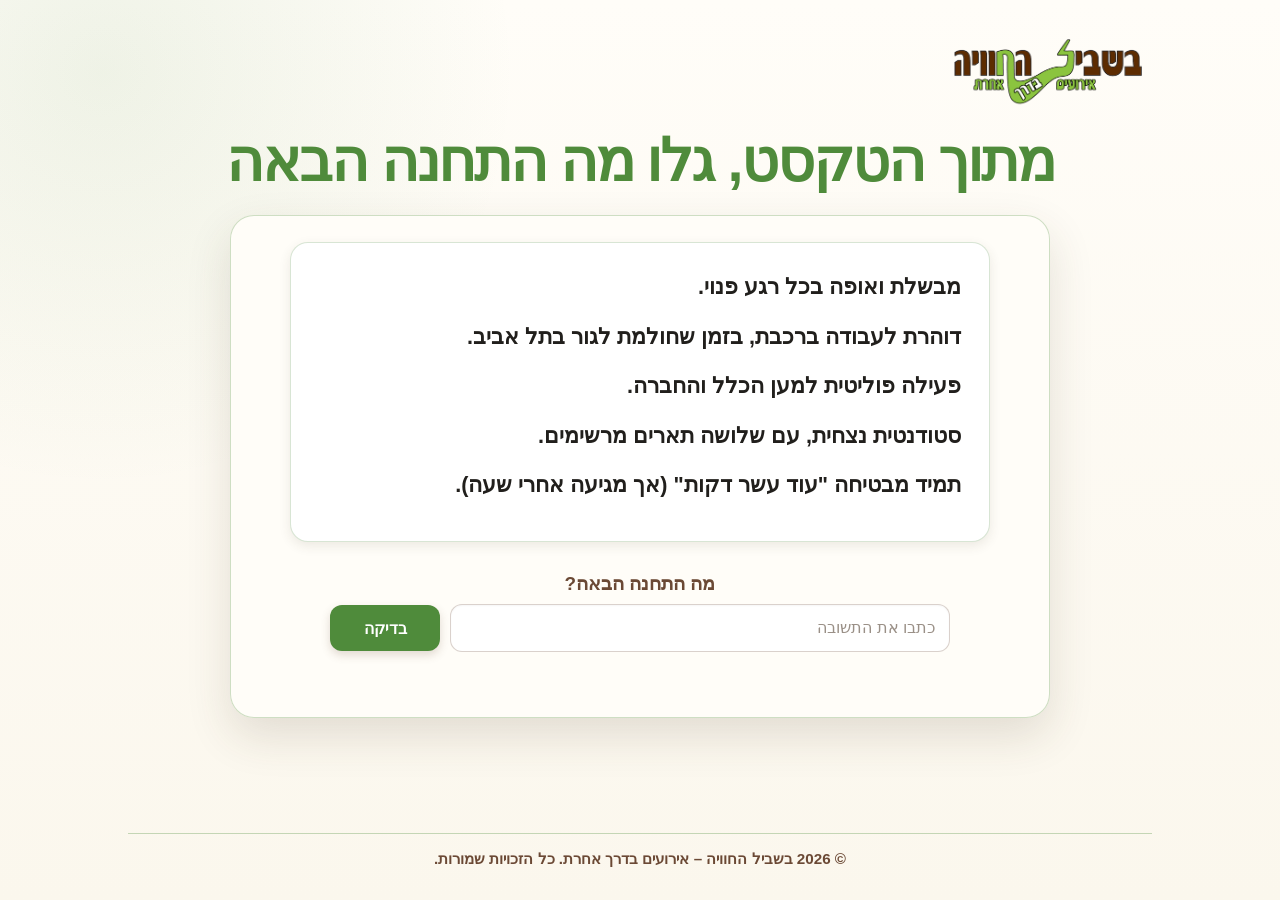
<file: acrostic-puzzle/index.html>
<!doctype html>
<html lang="he" dir="rtl">
<head>
  <meta charset="utf-8">
  <meta name="viewport" content="width=device-width,initial-scale=1,viewport-fit=cover">
  <meta name="theme-color" content="#4f8b3b">
  <title>חידת אקרוסטיכון</title>

  <link rel="stylesheet" href="../assets/shared.css">
  <link rel="stylesheet" href="style.css">
</head>

<body>
  <main class="app-shell">
    <header class="brand-header">
      <img
        class="brand-logo"
        src="../assets/logo.png"
        alt="בשביל החוויה – אירועים בדרך אחרת">
    </header>

    <section class="hero">
      <h1>מתוך הטקסט, גלו מה התחנה הבאה</h1>
    </section>

    <section class="puzzle-card acrostic-card" aria-label="חידת אקרוסטיכון">
      <div class="riddle-text">
        <p>מבשלת ואופה בכל רגע פנוי.</p>
        <p>דוהרת לעבודה ברכבת, בזמן שחולמת לגור בתל אביב.</p>
        <p>פעילה פוליטית למען הכלל והחברה.</p>
        <p>סטודנטית נצחית, עם שלושה תארים מרשימים.</p>
        <p>תמיד מבטיחה "עוד עשר דקות" (אך מגיעה אחרי שעה).</p>
      </div>

      <form id="answerForm" class="answer-area" novalidate>
        <label for="answerInput">מה התחנה הבאה?</label>

        <div class="answer-row">
          <input
            id="answerInput"
            type="text"
            inputmode="text"
            autocomplete="off"
            autocapitalize="none"
            spellcheck="false"
            placeholder="כתבו את התשובה"
            aria-describedby="message">

          <button type="submit" class="btn-primary">בדיקה</button>
        </div>
      </form>

      <div id="message" class="message" aria-live="polite"></div>

      <section id="successPanel" class="success-panel" aria-live="polite">
        <h2>נכון!</h2>
        <p>התחנה הבאה היא המדפסת.</p>
      </section>
    </section>

    <footer class="site-footer">
      © 2026 בשביל החוויה – אירועים בדרך אחרת. כל הזכויות שמורות.
    </footer>
  </main>

  <script src="script.js"></script>
</body>
</html>
</file>
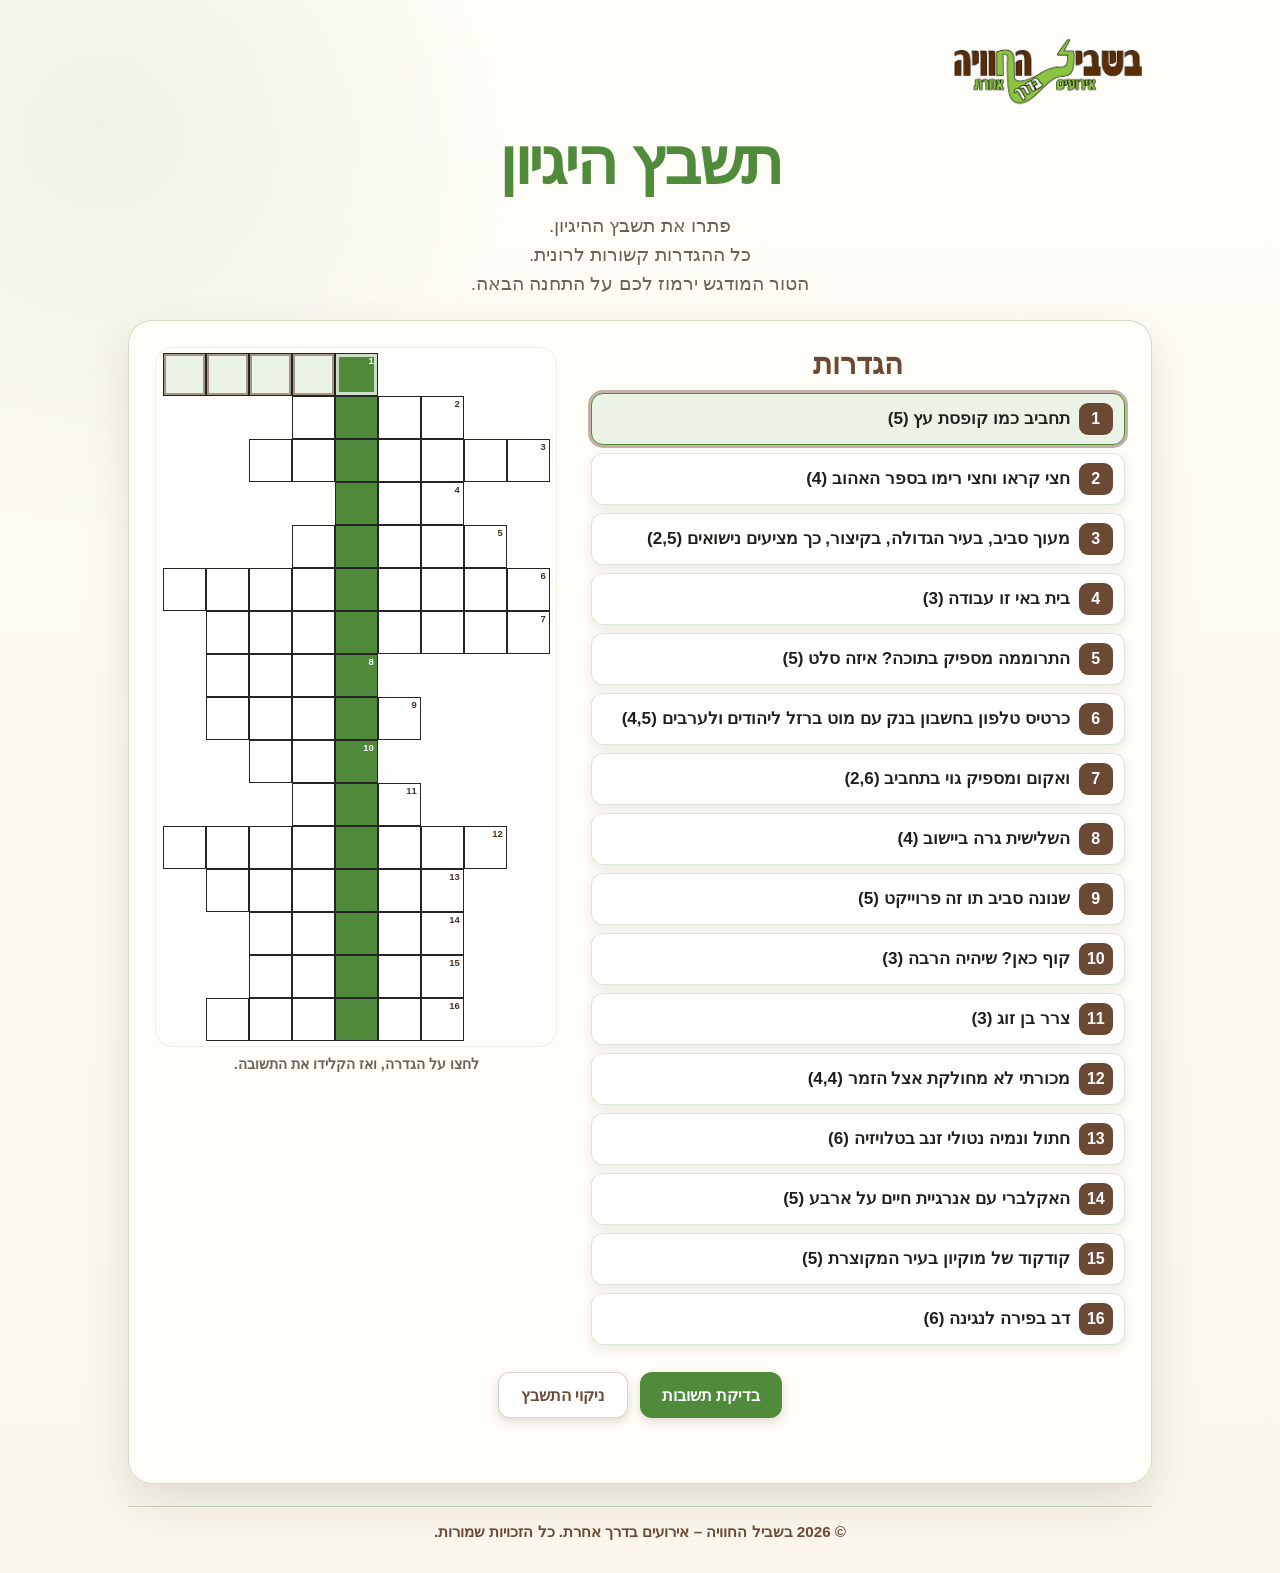
<file: crossword-puzzle/index.html>
<!doctype html>
<html lang="he" dir="rtl">
<head>
  <meta charset="utf-8">
  <meta name="viewport" content="width=device-width,initial-scale=1,viewport-fit=cover">
  <meta name="theme-color" content="#4f8b3b">
  <title>תשבץ היגיון</title>

  <link rel="stylesheet" href="../assets/shared.css">
  <link rel="stylesheet" href="style.css">
</head>
<body>
  <main class="app-shell">
    <header class="brand-header">
      <img class="brand-logo"
           src="../assets/logo.png"
           alt="בשביל החוויה – אירועים בדרך אחרת">
    </header>

    <section class="hero">
      <h1 id="gameTitle">תשבץ היגיון</h1>
      <div id="instructions" class="instructions"></div>
    </section>

    <section class="puzzle-card crossword-card">
      <div class="crossword-layout">
        <section class="board-panel" aria-label="לוח התשבץ">
          <div class="board-frame">
            <div id="crosswordGrid" class="crossword-grid"></div>
          </div>
          <p class="board-tip">לחצו על הגדרה, ואז הקלידו את התשובה.</p>
        </section>

        <section class="clues-panel" aria-label="הגדרות התשבץ">
          <h2 class="card-title">הגדרות</h2>

          <div id="mobileClueNavigator" class="mobile-clue-navigator" aria-live="polite">
            <div class="mobile-clue-counter">
              <button id="prevClueButton" class="clue-nav-button" type="button" aria-label="להגדרה הקודמת">‹</button>
              <span id="mobileCluePosition"></span>
              <button id="nextClueButton" class="clue-nav-button" type="button" aria-label="להגדרה הבאה">›</button>
            </div>
            <button id="mobileClueCard" class="mobile-clue-card" type="button"></button>
            <button id="mobileCheckButton" class="mobile-check-button btn-primary" type="button">בדיקת תשובות</button>
          </div>

          <ol id="cluesList" class="clues-list"></ol>

          <div class="landscape-actions">
            <button id="landscapeCheckButton" class="btn-primary" type="button">בדיקת תשובות</button>
            <div id="landscapeSolvedMessage" class="landscape-solved-message hidden">
              <strong>כל הכבוד!</strong>
              <span>הטור הירוק רומז על התחנה הבאה.</span>
            </div>
          </div>
        </section>
      </div>

      <div class="actions">
        <button id="checkButton" class="btn-primary" type="button">בדיקת תשובות</button>
        <button id="clearButton" class="btn-secondary" type="button">ניקוי התשבץ</button>
      </div>

      <div id="message" class="message" aria-live="polite"></div>

      <section id="successPanel" class="success-panel hidden" aria-live="polite">
        <h2>כל הכבוד!</h2>
        <p>פתרתם את התשבץ.</p>
        <p>הטור הירוק רומז על התחנה הבאה.</p>
      </section>
    </section>

    <footer class="site-footer">
      © 2026 בשביל החוויה – אירועים בדרך אחרת. כל הזכויות שמורות.
    </footer>
  </main>

  <script src="puzzle.js"></script>
  <script src="script.js"></script>
</body>
</html>
</file>
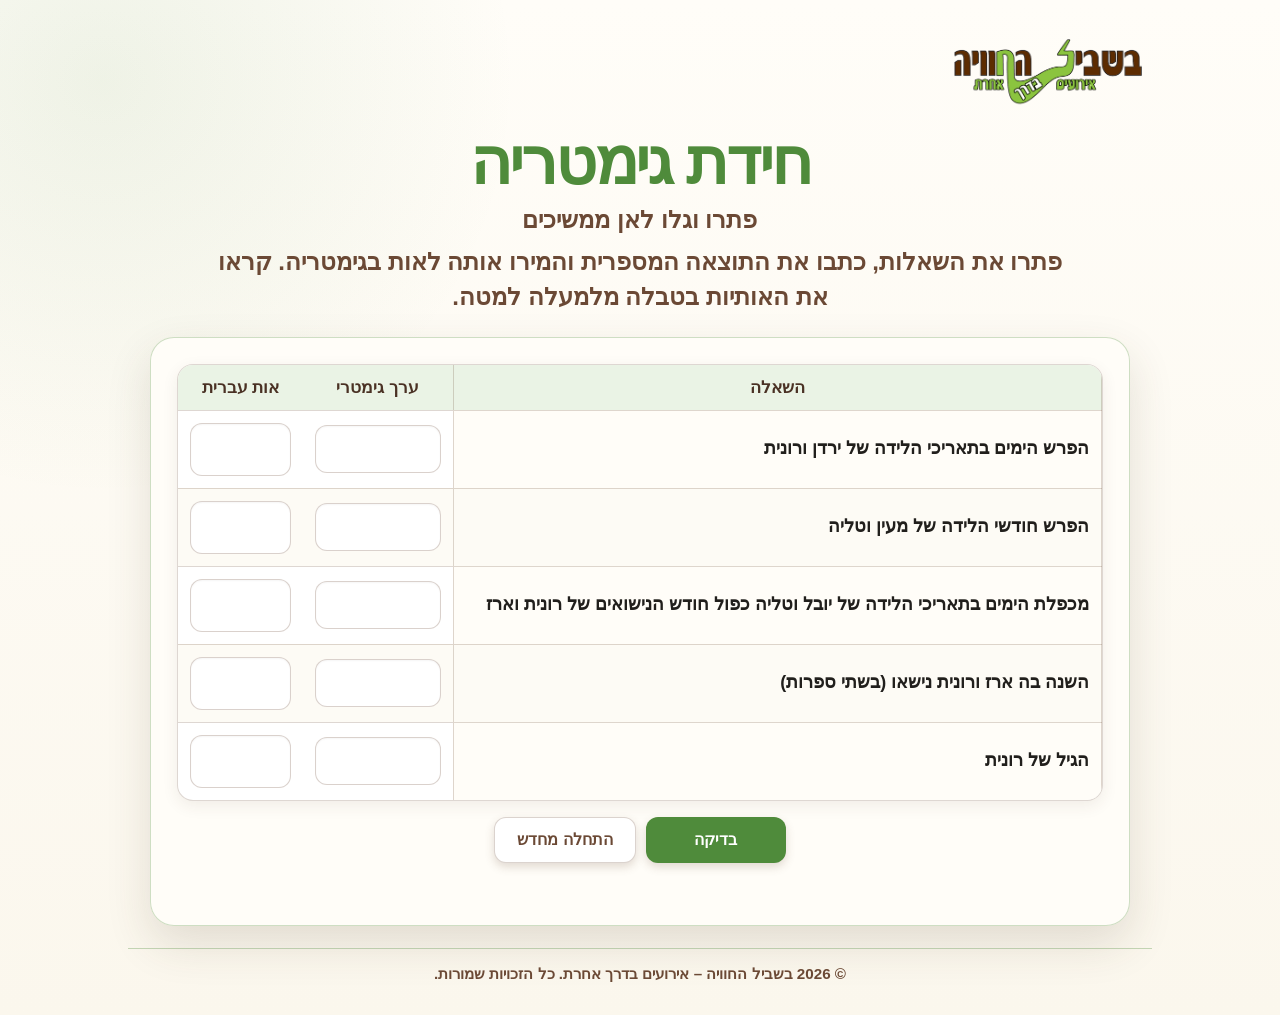
<file: gematria-puzzle/index.html>
<!doctype html>
<html lang="he" dir="rtl">
<head>
  <meta charset="utf-8">
  <meta name="viewport" content="width=device-width,initial-scale=1,viewport-fit=cover">
  <meta name="theme-color" content="#4f8b3b">
  <title>חידת גימטריה | בשביל החוויה</title>

  <link rel="stylesheet" href="../assets/shared.css">
  <link rel="stylesheet" href="style.css">
</head>
<body>
  <main class="app-shell gematria-shell">
    <header class="brand-header">
      <img
        class="brand-logo"
        src="../assets/logo.png"
        alt="בשביל החוויה – אירועים בדרך אחרת">
    </header>

    <section class="hero gematria-hero" aria-labelledby="gameTitle">
      <h1 id="gameTitle" class="game-title"></h1>
      <p id="gameSubtitle" class="game-subtitle"></p>
      <p id="gameInstructions" class="instructions"></p>
    </section>

    <section class="game-card gematria-card" aria-label="חידת גימטריה">
      <div class="table-wrap">
        <table class="gematria-table">
          <colgroup>
            <col class="question-col">
            <col class="number-col">
            <col class="letter-col">
          </colgroup>
          <thead>
            <tr>
              <th scope="col">השאלה</th>
              <th scope="col">ערך גימטרי</th>
              <th scope="col">אות עברית</th>
            </tr>
          </thead>
          <tbody id="questionsBody"></tbody>
        </table>
      </div>

      <div class="game-actions">
        <button id="checkButton" class="btn btn-primary" type="button">בדיקה</button>
        <button id="resetButton" class="btn btn-secondary" type="button">התחלה מחדש</button>
      </div>

      <p id="statusText" class="status-text" aria-live="polite" aria-atomic="true"></p>

      <section id="successPanel" class="success-panel gematria-success hidden" aria-live="polite">
        <h2 id="successTitle"></h2>
        <p id="successMessage"></p>
      </section>

      <section id="dataError" class="data-error hidden" role="alert">
        <h2>לא ניתן לפתוח את החידה</h2>
        <p id="dataErrorText"></p>
      </section>
    </section>

    <footer class="site-footer">
      © 2026 בשביל החוויה – אירועים בדרך אחרת. כל הזכויות שמורות.
    </footer>
  </main>

  <script src="puzzle-data.js"></script>
  <script src="script.js"></script>
</body>
</html>
</file>
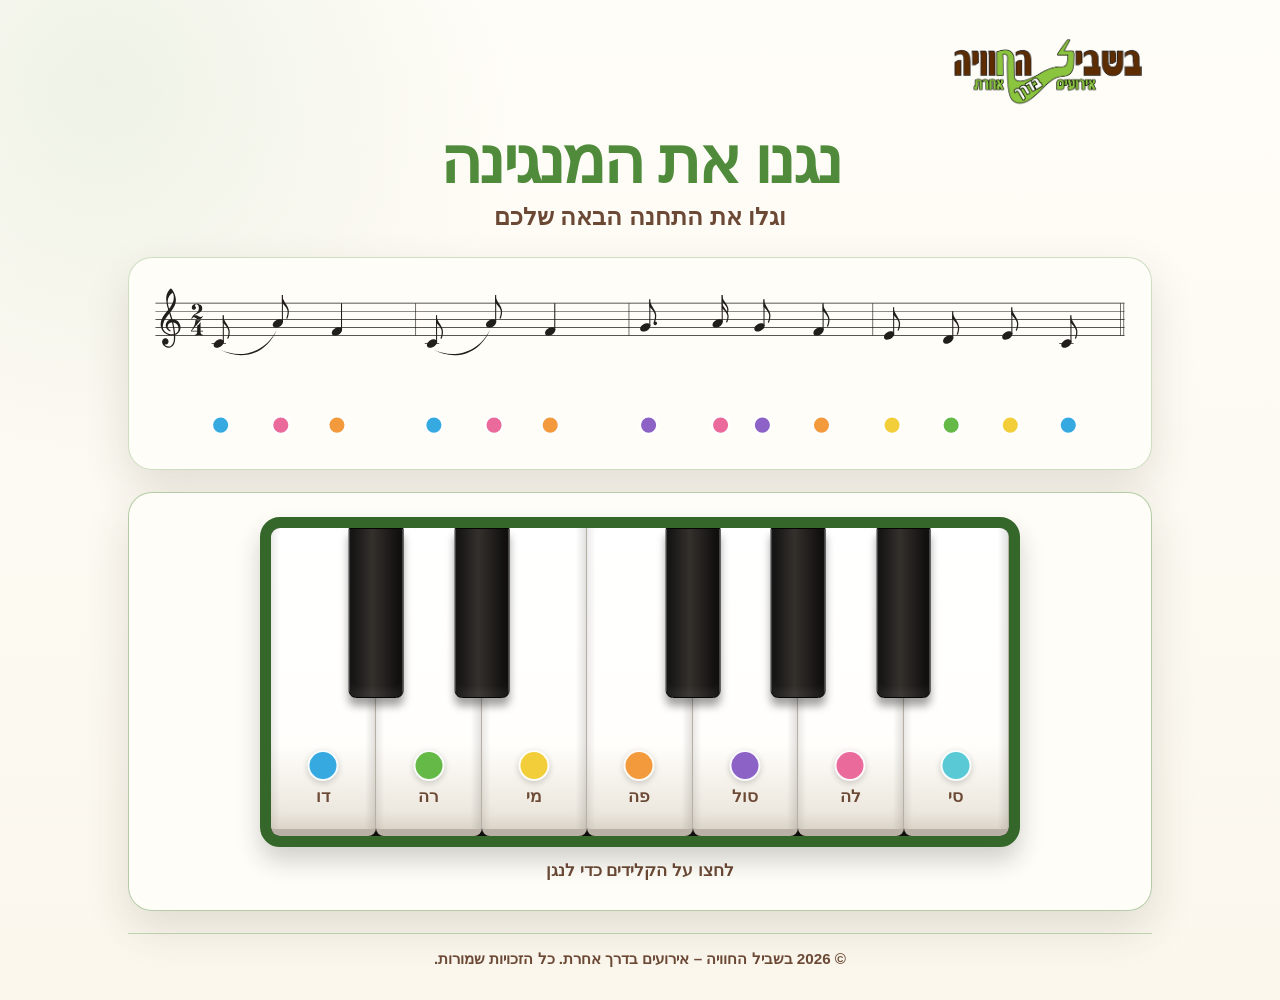
<file: music-puzzle/index.html>
<!doctype html>
<html lang="he" dir="rtl">
<head>
  <meta charset="utf-8">
  <meta name="viewport" content="width=device-width,initial-scale=1,viewport-fit=cover">
  <meta name="theme-color" content="#4f8b3b">
  <title>Beshvil Music Engine</title>
  <link rel="stylesheet" href="../assets/shared.css">
  <link rel="stylesheet" href="style.css">
</head>
<body>
  <main class="app-shell">
    <header class="brand-header">
      <img class="brand-logo" src="../assets/logo.png" alt="בשביל החוויה">
    </header>

    <section class="hero">
      <h1 id="gameTitle">נגנו את המנגינה</h1>
      <p id="gameSubtitle">וגלו את התחנה הבאה שלכם</p>
    </section>

    <section class="music-card" aria-label="התווים לנגינה">
      <div id="scoreViewport" class="score-viewport">
        <div id="score" class="score" role="img" aria-label="תווי המנגינה"></div>
      </div>
    </section>

    <section class="piano-card" aria-label="פסנתר">
      <div id="piano" class="piano" role="group" aria-label="קלידי פסנתר"></div>
      <p class="status-text">לחצו על הקלידים כדי לנגן</p>
    </section>

    <footer class="site-footer">© 2026 בשביל החוויה – אירועים בדרך אחרת. כל הזכויות שמורות.</footer>
  </main>

  <script src="abcjs-basic-min.js"></script>
  <script src="song-config.js"></script>
  <script src="script.js"></script>
</body>
</html>
</file>
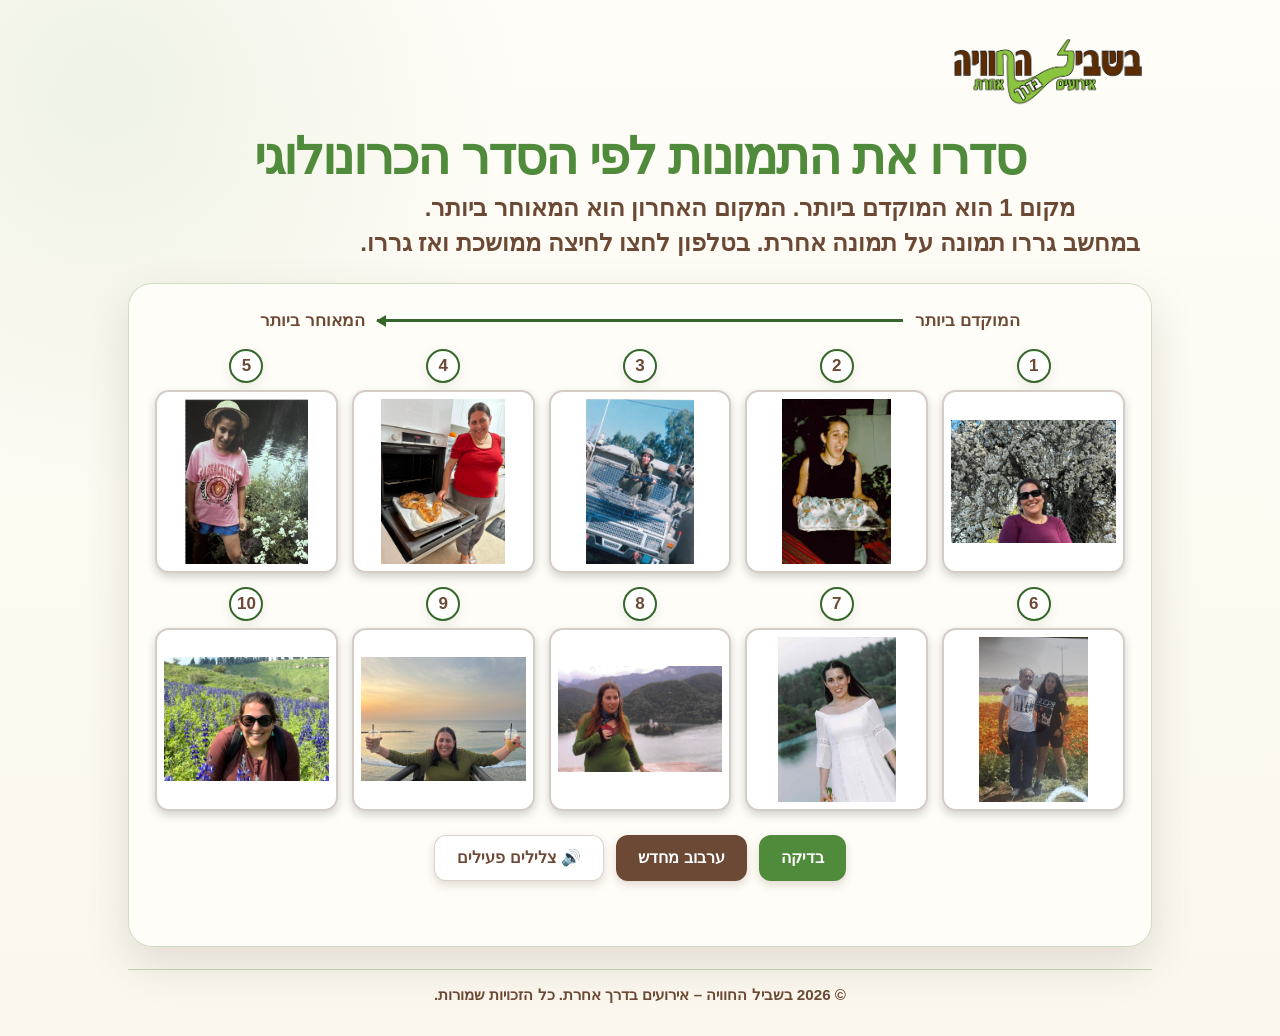
<file: timeline-puzzle/index.html>
<!DOCTYPE html>
<html lang="he" dir="rtl">
<head>
  <meta charset="UTF-8">
  <meta name="viewport" content="width=device-width, initial-scale=1.0">
  <meta name="theme-color" content="#4f8b3b">
  <title>חידת סדר כרונולוגי</title>

  <link rel="stylesheet" href="../assets/shared.css">
  <link rel="stylesheet" href="style.css">
</head>

<body>
  <main class="app-shell">
    <header class="brand-header">
      <img
        src="../assets/logo.png"
        alt="בשביל החוויה – אירועים בדרך אחרת"
        class="brand-logo">
    </header>

    <section class="hero">
      <h1>סדרו את התמונות לפי הסדר הכרונולוגי</h1>

      <p class="instructions">
        מקום 1 הוא המוקדם ביותר. המקום האחרון הוא המאוחר ביותר.<br>
        במחשב גררו תמונה על תמונה אחרת. בטלפון לחצו לחיצה ממושכת ואז גררו.
      </p>
    </section>

    <section class="puzzle-card timeline-card">
      <div class="timeline-key" aria-hidden="true">
        <span>המוקדם ביותר</span>
        <div class="timeline-line"></div>
        <span>המאוחר ביותר</span>
      </div>

      <div id="container"></div>

      <div class="buttons">
        <button id="checkButton" class="btn-primary">בדיקה</button>
        <button id="shuffleButton">ערבוב מחדש</button>
        <button id="soundButton" class="btn-secondary" aria-pressed="true">
          🔊 צלילים פעילים
        </button>
      </div>

      <div id="message" class="message" aria-live="polite"></div>

      <section id="successPanel" class="success-panel" aria-live="polite">
        <h2>כל הכבוד!</h2>
        <p>מצאתם את התחנה הבאה שלכם.</p>
      </section>
    </section>

    <footer class="site-footer">
      © 2026 בשביל החוויה – אירועים בדרך אחרת. כל הזכויות שמורות.
    </footer>
  </main>

  <script src="script.js"></script>
</body>
</html>
</file>
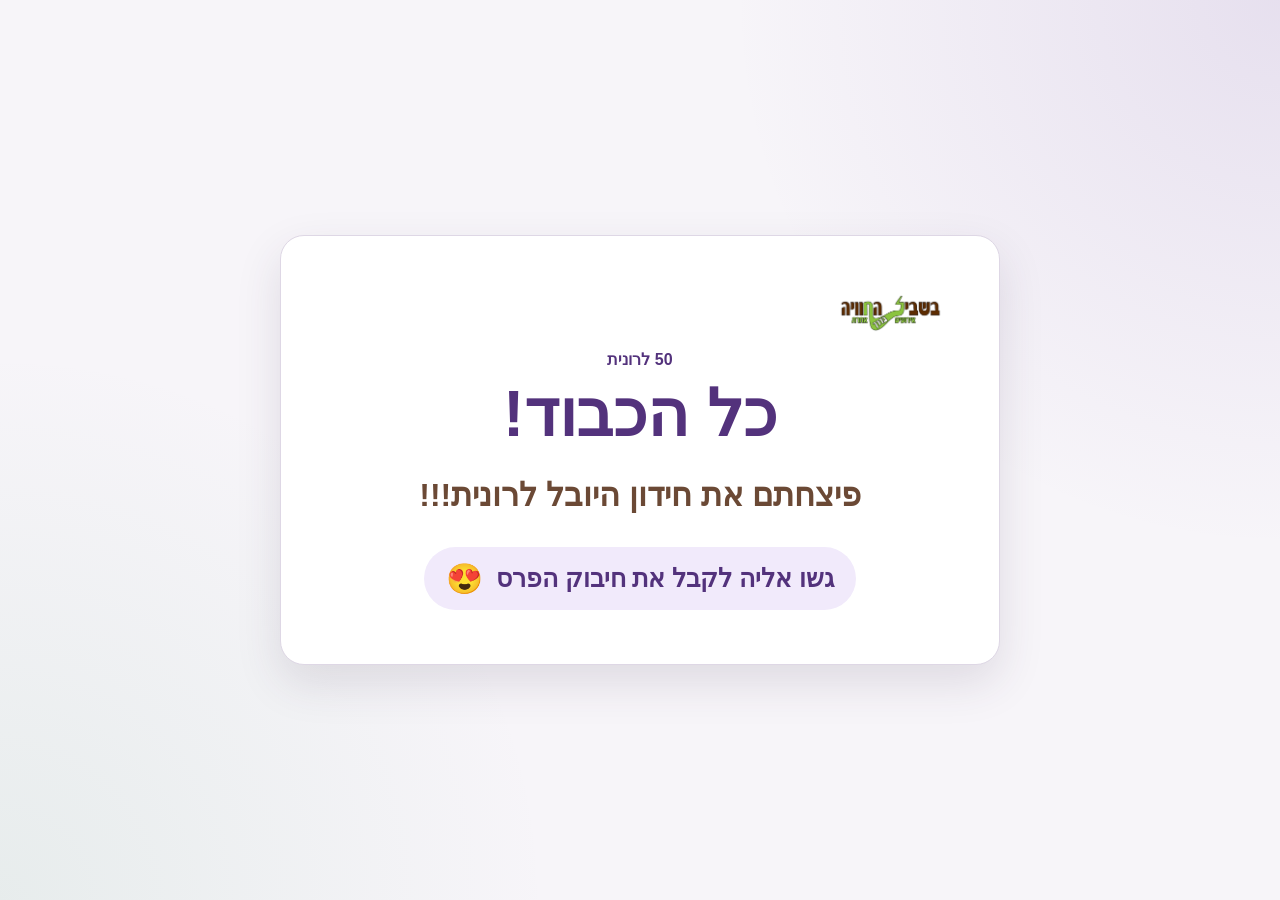
<file: admin/final.html>
<!doctype html>
<html lang="he" dir="rtl">
<head>
  <meta charset="utf-8">
  <meta name="viewport" content="width=device-width, initial-scale=1">
  <title>סיום המשחק | 50 לרונית</title>
  <link rel="stylesheet" href="../assets/shared.css">
  <style>
    :root {
      --purple: #7047a3;
      --purple-dark: #53327c;
      --purple-soft: #f1eafb;
      --text: #2c2533;
      --border: #ded7e5;
      --bg: #f7f5f9;
      --white: #ffffff;
    }

    * {
      box-sizing: border-box;
    }

    body {
      margin: 0;
      min-height: 100vh;
      display: grid;
      place-items: center;
      padding: 20px;
      background:
        radial-gradient(circle at top right, rgba(112, 71, 163, 0.12), transparent 35%),
        radial-gradient(circle at bottom left, rgba(91, 159, 124, 0.10), transparent 35%),
        var(--bg);
      color: var(--text);
      font-family: Arial, "Noto Sans Hebrew", sans-serif;
    }

    .card {
      width: min(720px, 100%);
      padding: clamp(28px, 6vw, 54px);
      background: var(--white);
      border: 1px solid var(--border);
      border-radius: 24px;
      box-shadow: 0 18px 45px rgba(65, 45, 78, 0.13);
      text-align: center;
    }

    .logo {
      width: 110px;
      max-width: 30vw;
      height: auto;
      margin-bottom: 18px;
    }

    .brand {
      margin: 0 0 10px;
      color: var(--purple-dark);
      font-size: 1rem;
      font-weight: 800;
    }

    h1 {
      margin: 0 0 22px;
      color: var(--purple-dark);
      font-size: clamp(2.1rem, 7vw, 4rem);
      line-height: 1.1;
    }

    .message {
      margin: 0;
      font-size: clamp(1.35rem, 4.6vw, 2rem);
      line-height: 1.55;
      font-weight: 700;
    }

    .prize {
      display: inline-block;
      margin-top: 26px;
      padding: 14px 22px;
      border-radius: 999px;
      background: var(--purple-soft);
      color: var(--purple-dark);
      font-size: clamp(1.15rem, 4vw, 1.55rem);
      font-weight: 800;
    }

    .heart {
      display: inline-block;
      margin-right: 6px;
      font-size: 1.2em;
      vertical-align: -0.06em;
    }
  </style>
</head>
<body>
  <main class="card">
    <img src="../assets/logo.png" alt="בשביל החוויה" class="logo">
    <p class="brand">50 לרונית</p>

    <h1>כל הכבוד!</h1>

    <p class="message">
      פיצחתם את חידון היובל לרונית!!!
    </p>

    <div class="prize">
      גשו אליה לקבל את חיבוק הפרס
      <span class="heart" aria-hidden="true">😍</span>
    </div>
  </main>
</body>
</html>
</file>
<file: assets/shared.css>
/* =========================================================
   בשביל החוויה – Shared Puzzle Styles
   קובץ עיצוב משותף לכל החידות
   ========================================================= */

:root{
  --brand-green:#4f8b3b;
  --brand-green-dark:#35672a;
  --brand-green-soft:#eaf3e5;

  --brand-brown:#6b4935;
  --brand-brown-dark:#4a3124;

  --brand-cream:#fbf7ed;
  --brand-paper:#fffdf8;
  --brand-white:#ffffff;

  --ink:#211f1c;
  --muted:#6d6258;
  --line:rgba(79,139,59,.28);

  --good:#2e9d52;
  --bad:#d9534f;

  --radius-sm:14px;
  --radius-md:18px;
  --radius-lg:24px;

  --shadow-sm:0 4px 12px rgba(71,57,38,.10);
  --shadow-md:0 12px 28px rgba(71,57,38,.13);
  --shadow-lg:0 18px 45px rgba(71,57,38,.14);

  --content-width:1080px;
}

/* ---------- בסיס ---------- */

*,
*::before,
*::after{
  box-sizing:border-box;
}

html{
  min-height:100%;
  scroll-behavior:smooth;
}

body{
  min-height:100%;
  margin:0;
  font-family:Arial,"Heebo",sans-serif;
  color:var(--ink);
  background:
    radial-gradient(circle at 8% 8%,rgba(79,139,59,.09),transparent 26rem),
    linear-gradient(180deg,var(--brand-paper) 0%,var(--brand-cream) 100%);
  -webkit-tap-highlight-color:transparent;
}

img{
  max-width:100%;
  display:block;
}

button,
input,
textarea,
select{
  font:inherit;
}

button{
  -webkit-tap-highlight-color:transparent;
}

a{
  color:inherit;
}

/* ---------- מעטפת ---------- */

.app-shell{
  width:min(var(--content-width),100%);
  min-height:100dvh;
  margin:0 auto;
  padding:clamp(14px,2.4vw,28px);
  display:grid;
  grid-template-rows:auto auto 1fr auto;
  gap:clamp(12px,2vw,22px);
}

.brand-header{
  min-height:62px;
  display:flex;
  justify-content:flex-end;
  align-items:flex-start;
  direction:ltr;
}

.brand-logo{
  width:clamp(128px,17vw,210px);
  height:auto;
  object-fit:contain;
  object-position:left top;
}

/* ---------- כותרת ---------- */

.hero{
  text-align:center;
  padding-inline:12px;
}

.hero h1,
.game-title{
  margin:0;
  color:var(--brand-green);
  font-size:clamp(2rem,5vw,4.2rem);
  line-height:1.05;
  letter-spacing:-.035em;
  font-weight:900;
}

.hero p,
.game-subtitle{
  margin:.45rem 0 0;
  color:var(--brand-brown);
  font-size:clamp(1rem,2vw,1.5rem);
  font-weight:700;
  line-height:1.45;
}

.instructions{
  margin:.9rem auto 0;
  max-width:780px;
  text-align:center;
  color:var(--muted);
  font-size:clamp(.98rem,1.7vw,1.18rem);
  line-height:1.55;
}

/* ---------- כרטיסים ואזורים ---------- */

.puzzle-card,
.game-card,
.panel{
  background:rgba(255,253,248,.96);
  border:1px solid var(--line);
  border-radius:var(--radius-lg);
  box-shadow:var(--shadow-lg);
}

.puzzle-card,
.game-card{
  padding:clamp(14px,2.2vw,26px);
}

.panel{
  padding:clamp(12px,2vw,22px);
}

.card-title{
  margin:0 0 12px;
  color:var(--brand-brown);
  font-size:clamp(1.25rem,2.4vw,1.8rem);
  font-weight:900;
  text-align:center;
}

/* ---------- כפתורים ---------- */

.buttons,
.actions{
  display:flex;
  justify-content:center;
  align-items:center;
  gap:12px;
  flex-wrap:wrap;
}

.btn,
button{
  border:0;
  border-radius:12px;
  padding:12px 22px;
  min-height:46px;
  font-weight:800;
  cursor:pointer;
  color:#fff;
  background:var(--brand-brown);
  box-shadow:0 4px 10px rgba(107,73,53,.20);
  transition:
    transform .15s ease,
    background-color .15s ease,
    box-shadow .15s ease;
}

.btn:hover,
button:hover{
  transform:translateY(-1px);
  background:var(--brand-brown-dark);
  box-shadow:0 6px 14px rgba(107,73,53,.24);
}

.btn:active,
button:active{
  transform:translateY(1px);
}

.btn-primary{
  background:var(--brand-green);
}

.btn-primary:hover{
  background:var(--brand-green-dark);
}

.btn-secondary{
  color:var(--brand-brown);
  background:var(--brand-white);
  border:1px solid rgba(107,73,53,.24);
}

.btn-secondary:hover{
  background:#f8f3ea;
}

.btn:focus-visible,
button:focus-visible,
input:focus-visible,
textarea:focus-visible,
select:focus-visible{
  outline:3px solid rgba(79,139,59,.34);
  outline-offset:3px;
}

/* ---------- שדות ---------- */

.input,
input[type="text"],
input[type="number"],
textarea,
select{
  width:100%;
  border:1px solid rgba(107,73,53,.25);
  border-radius:12px;
  padding:12px 14px;
  color:var(--ink);
  background:#fff;
  box-shadow:inset 0 1px 2px rgba(0,0,0,.04);
}

.input::placeholder,
input::placeholder,
textarea::placeholder{
  color:#9a9087;
}

/* ---------- הודעות ---------- */

.status-text,
.message{
  min-height:1.5em;
  margin:13px 0 0;
  text-align:center;
  color:var(--brand-brown);
  font-weight:700;
  font-size:clamp(.92rem,1.7vw,1.08rem);
}

.message-success{
  color:var(--good);
}

.message-error{
  color:var(--bad);
}

.success-panel{
  padding:18px 22px;
  border:2px solid rgba(79,139,59,.34);
  border-radius:var(--radius-md);
  background:
    linear-gradient(135deg,rgba(79,139,59,.12),rgba(255,255,255,.98));
  box-shadow:var(--shadow-md);
  text-align:center;
}

.success-panel h2{
  margin:0 0 8px;
  color:var(--brand-green-dark);
  font-size:clamp(1.8rem,4vw,2.7rem);
}

.success-panel p{
  margin:0;
  color:var(--brand-brown);
  font-size:clamp(1.05rem,2vw,1.35rem);
  font-weight:700;
  line-height:1.45;
}

/* ---------- עזר ---------- */

.center{
  text-align:center;
}

.hidden{
  display:none!important;
}

.visually-hidden{
  position:absolute!important;
  width:1px!important;
  height:1px!important;
  padding:0!important;
  margin:-1px!important;
  overflow:hidden!important;
  clip:rect(0,0,0,0)!important;
  white-space:nowrap!important;
  border:0!important;
}

.muted{
  color:var(--muted);
}

/* ---------- פוטר ---------- */

.site-footer,
footer{
  align-self:end;
  border-top:1px solid rgba(79,139,59,.32);
  padding:16px 8px max(4px,env(safe-area-inset-bottom));
  text-align:center;
  color:var(--brand-brown);
  font-size:clamp(.78rem,1.3vw,.95rem);
  font-weight:700;
}

/* ---------- מובייל ---------- */

@media(max-width:640px){
  .app-shell{
    padding:11px;
  }

  .brand-header{
    min-height:52px;
  }

  .puzzle-card,
  .game-card,
  .panel{
    border-radius:18px;
  }

  .buttons,
  .actions{
    gap:9px;
  }

  .btn,
  button{
    padding:11px 16px;
  }
}

/* ---------- מובייל אופקי ---------- */

@media(orientation:landscape) and (max-height:620px){
  .app-shell{
    min-height:auto;
    gap:9px;
    padding:10px 14px;
  }

  .brand-header{
    min-height:42px;
  }

  .brand-logo{
    width:120px;
  }

  .hero h1,
  .game-title{
    font-size:clamp(1.65rem,4.4vw,2.5rem);
  }

  .hero p,
  .game-subtitle{
    margin-top:.2rem;
    font-size:.95rem;
  }

  .puzzle-card,
  .game-card,
  .panel{
    padding:10px 12px;
  }

  .site-footer,
  footer{
    padding-top:8px;
  }
}

/* ---------- נגישות ---------- */

@media(prefers-reduced-motion:reduce){
  *,
  *::before,
  *::after{
    scroll-behavior:auto!important;
    animation-duration:.01ms!important;
    animation-iteration-count:1!important;
    transition-duration:.01ms!important;
  }
}

/* ===== Version 1.1 - Portrait phones ===== */
@media (max-width:640px) and (orientation:portrait){
.app-shell{padding:8px;gap:8px;}
.brand-header{min-height:42px;}
.brand-logo{width:108px;}
.hero{padding-inline:2px;}
.hero h1,.game-title{font-size:clamp(1.55rem,7vw,2rem);line-height:1.08;}
.hero p,.game-subtitle{font-size:.95rem;line-height:1.3;margin-top:.2rem;}
.puzzle-card,.game-card,.panel{width:100%;padding:10px;border-radius:16px;}
button,.btn{min-height:42px;padding:9px 14px;}
input[type=text],input[type=number],textarea,select{min-height:42px;padding:9px 12px;}
}
</file>
<file: acrostic-puzzle/style.css>
/* =========================================================
   חידת אקרוסטיכון
   העיצוב הכללי מגיע מ־../assets/shared.css
   ========================================================= */

.hero h1{
  font-size:clamp(1.9rem,4.5vw,3.7rem);
  line-height:1.12;
}

.acrostic-card{
  align-self:start;
  width:min(820px,100%);
  margin-inline:auto;
}

.riddle-text{
  width:min(700px,100%);
  margin:0 auto;
  padding:clamp(16px,3vw,28px);
  border:1px solid rgba(79,139,59,.22);
  border-radius:var(--radius-md);
  background:#fff;
  box-shadow:var(--shadow-sm);
}

.riddle-text p{
  margin:0 0 12px;
  color:var(--ink);
  font-size:clamp(1.05rem,2vw,1.35rem);
  font-weight:600;
  line-height:1.5;
  text-align:right;
  padding-right:1.6em;
  text-indent:-1.6em;
  overflow-wrap:normal;
  word-break:normal;
}

.riddle-text p + p{
  margin-top:clamp(10px,1.6vw,17px);
}

.answer-area{
  width:min(620px,100%);
  margin:clamp(20px,3vw,30px) auto 0;
}

.answer-area label{
  display:block;
  margin-bottom:9px;
  color:var(--brand-brown);
  font-size:clamp(1rem,1.8vw,1.18rem);
  font-weight:800;
  text-align:center;
}

.answer-row{
  display:grid;
  grid-template-columns:minmax(0,1fr) auto;
  gap:10px;
  align-items:center;
}

.answer-row input{
  min-height:48px;
  text-align:right;
}

.answer-row button{
  min-width:110px;
}

#successPanel{
  display:none;
  max-width:620px;
  margin:20px auto 0;
}

#successPanel.show{
  display:block;
  animation:panelIn .45s ease;
}

.shake{
  animation:shake .36s ease;
}

@keyframes shake{
  0%,100%{transform:translateX(0)}
  25%{transform:translateX(-7px)}
  50%{transform:translateX(7px)}
  75%{transform:translateX(-4px)}
}

@keyframes panelIn{
  from{
    opacity:0;
    transform:translateY(12px) scale(.97);
  }
  to{
    opacity:1;
    transform:translateY(0) scale(1);
  }
}

@media(max-width:640px){
  .riddle-text{width:100%;padding:12px 10px;}
  .riddle-text p{
    font-size:1rem;
    line-height:1.45;
    padding-right:1.8em;
    text-indent:-1.8em;
    margin-bottom:10px;
  }
  .answer-row{grid-template-columns:1fr;}
  .answer-row button{width:100%;}
}

  .answer-row button{
    width:100%;
  }
}

@media(orientation:landscape) and (max-height:620px){
  .hero h1{
    font-size:clamp(1.5rem,4vw,2.3rem);
  }

  .riddle-text{
    padding:10px 16px;
  }

  .riddle-text p{
    font-size:.95rem;
    line-height:1.35;
  }

  .riddle-text p + p{
    margin-top:6px;
  }

  .answer-area{
    margin-top:12px;
  }

  .answer-area label{
    margin-bottom:5px;
    font-size:.92rem;
  }

  .answer-row input,
  .answer-row button{
    min-height:40px;
    padding-block:8px;
  }

  .message{
    margin-top:7px;
  }

  #successPanel{
    margin-top:8px;
  }
}
</file>
<file: crossword-puzzle/style.css>
/* =========================================================
   Beshvil Puzzle Engine – תשבץ היגיון v1.1
   נשען על ../assets/shared.css
   ========================================================= */

.crossword-card{
  width:min(1180px,100%);
  margin-inline:auto;
}

.crossword-layout{
  display:grid;
  grid-template-columns:minmax(330px,.86fr) minmax(420px,1.14fr);
  gap:clamp(18px,3vw,34px);
  align-items:start;
  direction:ltr;
}

.board-panel,
.clues-panel{
  direction:rtl;
  min-width:0;
}

.board-frame{
  width:100%;
  overflow:auto;
  padding:6px;
  border-radius:var(--radius-md);
  background:rgba(255,255,255,.58);
  box-shadow:inset 0 0 0 1px rgba(79,139,59,.10);
  overscroll-behavior:contain;
}

.crossword-grid{
  --cell-size:40px;
  display:grid;
  width:max-content;
  margin-inline:auto;
  gap:0;
  direction:rtl;
  touch-action:manipulation;
  user-select:none;
}

.crossword-cell,
.crossword-blank{
  width:var(--cell-size);
  height:var(--cell-size);
}

.crossword-blank{
  pointer-events:none;
}

.crossword-cell{
  position:relative;
  display:flex;
  align-items:center;
  justify-content:center;
  border:1px solid #252525;
  background:#fff;
  transition:background-color .15s ease,box-shadow .15s ease;
}

.crossword-cell.highlighted{
  background:var(--brand-green);
}

.crossword-cell.active-entry{
  background:var(--brand-green-soft);
  box-shadow:inset 0 0 0 2px rgba(79,139,59,.52);
  z-index:1;
}

.crossword-cell.highlighted.active-entry{
  background:var(--brand-green);
  box-shadow:inset 0 0 0 3px rgba(255,255,255,.72);
}

.crossword-cell.correct{
  background:#e5f3df;
}

.crossword-cell.highlighted.correct{
  background:var(--brand-green);
}

.crossword-cell.incorrect{
  background:#fde5e2;
}

.crossword-cell input{
  width:100%!important;
  height:100%!important;
  min-height:0!important;
  padding:0!important;
  border:0!important;
  border-radius:0!important;
  outline:0;
  background:transparent!important;
  box-shadow:none!important;
  text-align:center;
  direction:rtl;
  color:var(--ink);
  font-size:calc(var(--cell-size) * .53);
  font-weight:900;
  line-height:1;
  caret-color:transparent;
}

.crossword-cell.highlighted input{
  color:#fff;
}

.crossword-cell input:focus{
  outline:3px solid var(--brand-brown)!important;
  outline-offset:-3px!important;
}

.cell-number{
  position:absolute;
  top:2px;
  right:3px;
  font-size:max(8px,calc(var(--cell-size) * .22));
  line-height:1;
  font-weight:900;
  color:var(--brand-brown-dark);
  pointer-events:none;
}

.crossword-cell.highlighted .cell-number{
  color:#fff;
}

.board-tip{
  margin:9px 0 0;
  text-align:center;
  color:var(--muted);
  font-size:.9rem;
  font-weight:700;
}

.clues-panel{
  min-width:0;
}

.clues-list{
  display:grid;
  gap:8px;
  margin:0;
  padding:0;
  list-style:none;
}

.clue-item{
  display:grid;
  grid-template-columns:2.15rem minmax(0,1fr);
  gap:9px;
  align-items:start;
  width:100%;
  padding:9px 11px;
  border:1px solid rgba(79,139,59,.20);
  border-radius:12px;
  background:#fff;
  box-shadow:var(--shadow-sm);
  color:var(--ink);
  text-align:right;
  cursor:pointer;
  transition:background-color .15s ease,border-color .15s ease,box-shadow .15s ease;
}

.clue-number{
  display:flex;
  align-items:center;
  justify-content:center;
  min-width:2rem;
  min-height:2rem;
  border-radius:9px;
  color:#fff;
  background:var(--brand-brown);
  font-weight:900;
}

.clue-text{
  align-self:center;
  min-width:0;
  line-height:1.38;
  font-size:clamp(.94rem,1.35vw,1.07rem);
  font-weight:650;
}

.clue-item:hover,
.clue-item:focus-visible{
  background:var(--brand-green-soft);
  border-color:rgba(79,139,59,.48);
  outline:0;
}

.clue-item.active{
  background:var(--brand-green-soft);
  border-color:var(--brand-green);
  box-shadow:0 0 0 2px rgba(79,139,59,.17);
}

.clue-item.correct{
  background:#eef8ea;
  border-color:var(--good);
}

.clue-item.incorrect{
  background:#fff1ef;
  border-color:var(--bad);
}

.actions{
  margin-top:clamp(18px,3vw,27px);
}

.revealed-answer{
  margin-top:12px!important;
  color:var(--brand-green-dark)!important;
  font-size:clamp(1.5rem,4vw,2.35rem)!important;
  font-weight:900!important;
  letter-spacing:.07em;
}

/* טלפון לאורך – הלוח לפני ההגדרות */
@media(max-width:760px) and (orientation:portrait){
  .crossword-layout{
    grid-template-columns:1fr;
    gap:18px;
  }

  .board-panel{order:1}
  .clues-panel{order:2}

  .board-frame{
    max-width:100%;
  }

  .clue-item{
    padding:8px 9px;
  }
}

/* טלפון לרוחב – שני אזורים זה לצד זה */
@media(orientation:landscape) and (max-height:620px){
  .crossword-layout{
    grid-template-columns:minmax(270px,.82fr) minmax(350px,1.18fr);
    gap:12px;
  }

  .board-frame{
    padding:3px;
  }

  .clues-panel{
    max-height:68vh;
    overflow:auto;
    padding-inline:2px;
  }

  .clues-list{
    gap:5px;
  }

  .clue-item{
    grid-template-columns:1.65rem minmax(0,1fr);
    gap:5px;
    padding:5px 7px;
    border-radius:9px;
  }

  .clue-number{
    min-width:1.55rem;
    min-height:1.55rem;
    border-radius:7px;
    font-size:.78rem;
  }

  .clue-text{
    font-size:.8rem;
    line-height:1.24;
  }

  .board-tip{
    margin-top:4px;
    font-size:.75rem;
  }

  .actions{
    margin-top:9px;
  }
}


/* =========================================================
   v1.3 – תיקוני מובייל, עריכת תשובות וניווט הגדרות
   ========================================================= */
.mobile-clue-navigator{display:none;}

.mobile-clue-counter{
  display:flex;
  align-items:center;
  justify-content:center;
  gap:12px;
  margin-bottom:8px;
  color:var(--brand-brown);
  font-weight:900;
}

.clue-nav-button{
  width:42px;
  min-width:42px;
  height:42px;
  min-height:42px;
  padding:0;
  border-radius:50%;
  background:var(--brand-green);
  box-shadow:none;
  font-size:1.7rem;
  line-height:1;
}

.mobile-clue-card{
  width:100%;
  min-height:74px;
  padding:14px 18px;
  border:1px solid rgba(79,139,59,.28);
  border-radius:14px;
  background:#fff;
  color:var(--ink);
  box-shadow:none;
  text-align:right;
  line-height:1.45;
  font-size:1rem;
  font-weight:800;
}

.mobile-clue-card:hover{
  transform:none;
  background:var(--brand-green-soft);
}

.board-frame{
  touch-action:pan-y;
  -webkit-overflow-scrolling:touch;
}

.crossword-cell,
.crossword-cell input{touch-action:manipulation;}

@media(max-width:760px) and (orientation:portrait){
  .board-frame{
    overflow:visible;
    background:transparent;
    box-shadow:none;
    padding:2px 0;
  }

  .crossword-grid{margin-inline:auto;}
}

@media(orientation:landscape) and (max-height:620px){
  body{overflow-y:auto;}

  .app-shell{
    display:block;
    min-height:auto;
  }

  .brand-header,
  .hero,
  .site-footer{display:none;}

  .crossword-card{
    width:100%;
    margin:0;
    padding:8px 10px 14px;
    border-radius:0;
    border-inline:0;
    box-shadow:none;
  }

  .crossword-layout{
    grid-template-columns:minmax(290px,1fr) minmax(300px,.95fr);
    align-items:start;
    gap:10px;
  }

  .board-frame{
    overflow:visible;
    padding:0;
    background:transparent;
    box-shadow:none;
  }

  .board-tip{display:none;}

  .clues-panel{
    max-height:none;
    overflow:visible;
    padding:0;
  }

  .clues-panel .card-title{
    margin-bottom:6px;
    font-size:1.35rem;
  }

  .clues-list{display:none;}
  .mobile-clue-navigator{display:block;}

  .actions{margin-top:8px;}
  .message{margin-top:6px;}
  .success-panel{margin-top:8px;}
}

@media(orientation:landscape) and (max-height:430px){
  .crossword-layout{
    grid-template-columns:minmax(250px,1fr) minmax(280px,.95fr);
  }

  .mobile-clue-card{
    min-height:60px;
    padding:10px 13px;
    font-size:.9rem;
  }

  .clue-nav-button{
    width:36px;
    min-width:36px;
    height:36px;
    min-height:36px;
  }

  .actions{display:none;}
}


/* =========================================================
   v1.4 – מצב פתרון, Enter בנייד, תצוגת רוחב יציבה
   ========================================================= */
.mobile-check-button{display:none;width:100%;margin-top:8px;}

/* ירוק בהיר = נפתר; מסגרת חומה = פעיל כרגע */
.clue-item.correct{background:#e8f4e3;border-color:var(--good);}
.clue-item.active{box-shadow:0 0 0 3px rgba(107,73,53,.42);}
.clue-item.correct.active{background:#e8f4e3;border-color:var(--good);}
.crossword-cell.active-entry{box-shadow:inset 0 0 0 2px rgba(107,73,53,.55);}
.crossword-cell.correct{background:#e8f4e3;}
.crossword-cell.highlighted.correct{background:var(--brand-green);}

@media(orientation:landscape) and (max-height:620px){
  .mobile-check-button{display:block;}
  .actions{display:none!important;}

  /* ההגדרה הפעילה נשארת מול העיניים גם כשהמקלדת נפתחת */
  body.keyboard-open .clues-panel{
    position:fixed;
    top:6px;
    right:8px;
    width:min(48vw,520px);
    z-index:1000;
    padding:8px;
    border:1px solid var(--line);
    border-radius:14px;
    background:rgba(255,253,248,.98);
    box-shadow:var(--shadow-md);
  }

  body.keyboard-open .clues-panel .card-title{display:none;}
  body.keyboard-open .mobile-clue-counter{margin-bottom:4px;}
  body.keyboard-open .mobile-clue-card{min-height:52px;padding:8px 10px;font-size:.86rem;}
  body.keyboard-open .mobile-check-button{min-height:38px;padding:7px 10px;margin-top:5px;}
}


/* =========================================================
   v1.5 – רוחב: כל ההגדרות + קפיצה דו־כיוונית
   ========================================================= */

.landscape-actions{
  display:none;
}

/* ברוחב חוזרים לרשימת ההגדרות המלאה.
   שני הצדדים הם אזורי עבודה בגובה המסך, והקוד מקפיץ
   אוטומטית להגדרה/שורה הפעילה. */
@media(orientation:landscape) and (max-height:620px){
  body{
    overflow:hidden;
  }

  .app-shell{
    height:100dvh;
    overflow:hidden;
  }

  .crossword-card{
    height:100dvh;
    overflow:hidden;
  }

  .crossword-layout{
    height:calc(100dvh - 16px);
    grid-template-columns:minmax(290px,.9fr) minmax(330px,1.1fr);
    align-items:stretch;
  }

  .board-panel,
  .clues-panel{
    min-height:0;
    height:100%;
  }

  .board-frame{
    height:100%;
    overflow:auto;
    overscroll-behavior:contain;
    -webkit-overflow-scrolling:touch;
    padding:4px;
  }

  .clues-panel{
    display:flex;
    flex-direction:column;
    height:100%;
    min-height:0;
    overflow:hidden;
  }

  .clues-panel .card-title{
    flex:0 0 auto;
    margin:0 0 5px;
  }

  .mobile-clue-navigator{
    display:none!important;
  }

  .clues-list{
    display:grid!important;
    flex:1 1 auto;
    min-height:0;
    overflow:auto;
    overscroll-behavior:contain;
    -webkit-overflow-scrolling:touch;
    padding:2px 3px 8px;
    scroll-padding-top:2px;
  }

  .landscape-actions{
    display:block;
    flex:0 0 auto;
    padding-top:6px;
  }

  .landscape-actions button{
    width:100%;
    min-height:40px;
    padding:8px 12px;
  }

  .actions{
    display:none!important;
  }

  .message{
    display:none;
  }

  .success-panel{
    position:fixed;
    inset:8px;
    z-index:1200;
    overflow:auto;
    margin:0;
  }

  /* מבטלים את הכרטיס הצף מהגרסה הקודמת */
  body.keyboard-open .clues-panel{
    position:static;
    width:auto;
    padding:0;
    border:0;
    border-radius:0;
    background:transparent;
    box-shadow:none;
  }

  body.keyboard-open .clues-panel .card-title{
    display:block;
  }
}

/* כשהמקלדת פתוחה, גובה אזורי העבודה מחושב ב-JS לפי visualViewport */
@media(orientation:landscape) and (max-height:430px){
  .crossword-layout{
    grid-template-columns:minmax(250px,.9fr) minmax(290px,1.1fr);
  }

  .clue-item{
    padding:4px 6px;
  }

  .clue-text{
    font-size:.76rem;
  }

  .clue-number{
    min-width:1.45rem;
    min-height:1.45rem;
  }
}


/* =========================================================
   v1.6 – הודעת הצלחה שאינה מסתירה את התשבץ
   ========================================================= */

@media(orientation:landscape) and (max-height:620px){
  .success-panel{
    position:static!important;
    inset:auto!important;
    width:100%;
    max-height:none;
    overflow:visible;
    margin:7px 0 0!important;
    padding:8px 12px;
    border-radius:12px;
    box-shadow:var(--shadow-sm);
  }

  .success-panel h2{
    margin:0 0 2px;
    font-size:1.3rem;
  }

  .success-panel p{
    margin:0;
    font-size:.84rem;
    line-height:1.3;
  }

  /* לאחר הפתרון אין צורך להשאיר את כפתור הבדיקה הגדול */
  body.puzzle-solved .landscape-actions{
    display:none;
  }
}


/* =========================================================
   v1.7 – הצלחה לא מסתירה + קליק ראשון לאורך
   ========================================================= */

.landscape-solved-message{
  padding:7px 9px;
  border:1px solid rgba(79,139,59,.38);
  border-radius:10px;
  background:var(--brand-green-soft);
  color:var(--brand-brown);
  text-align:center;
  line-height:1.25;
}

.landscape-solved-message strong{
  display:block;
  color:var(--brand-green-dark);
  font-size:.95rem;
}

.landscape-solved-message span{
  display:block;
  margin-top:2px;
  font-size:.76rem;
  font-weight:700;
}

@media(orientation:landscape) and (max-height:620px){
  /* ברוחב לא מציגים כלל את כרטיס ההצלחה הגדול */
  #successPanel{
    display:none!important;
  }

  body.puzzle-solved .landscape-actions{
    display:block!important;
  }

  body.puzzle-solved #landscapeCheckButton{
    display:none;
  }

  body.puzzle-solved .landscape-solved-message{
    display:block!important;
  }

  /* הלוח ממשיך לגלול גם אחרי פתרון מלא */
  body.puzzle-solved .board-frame{
    overflow:auto!important;
    pointer-events:auto;
  }
}
</file>
<file: gematria-puzzle/style.css>
/* =========================================================
   Beshvil Puzzle Engine – Gematria
   העיצוב הכללי מגיע מ־../assets/shared.css
   ========================================================= */

.gematria-shell{
  --table-border:rgba(107,73,53,.22);
}

.gematria-hero .instructions{
  max-width:850px;
  margin-inline:auto;
}

.gematria-card{
  width:min(100%,980px);
  margin-inline:auto;
  align-self:start;
}

.table-wrap{
  width:100%;
  overflow-x:auto;
  border:1px solid var(--table-border);
  border-radius:16px;
  background:#fff;
  box-shadow:0 5px 16px rgba(71,57,38,.08);
}

.gematria-table{
  width:100%;
  min-width:560px;
  border-collapse:collapse;
  table-layout:fixed;
  direction:rtl;
}

.question-col{width:auto}
.number-col{width:150px}
.letter-col{width:125px}

.gematria-table th,
.gematria-table td{
  border-inline-start:1px solid var(--table-border);
  border-bottom:1px solid var(--table-border);
  padding:12px;
  vertical-align:middle;
}

.gematria-table th:last-child,
.gematria-table td:last-child{
  border-inline-start:0;
}

.gematria-table tbody tr:last-child td{
  border-bottom:0;
}

.gematria-table thead th{
  color:var(--brand-brown-dark);
  background:var(--brand-green-soft);
  font-size:clamp(.9rem,1.7vw,1.08rem);
  font-weight:900;
  text-align:center;
}

.question-cell{
  color:var(--ink);
  background:#fffdf8;
  font-size:clamp(.96rem,1.65vw,1.12rem);
  font-weight:700;
  line-height:1.45;
  text-align:right;
}

.gematria-table tbody tr:nth-child(even) .question-cell,
.gematria-table tbody tr:nth-child(even) td:not(.question-cell){
  background:rgba(251,247,237,.55);
}

.gematria-table tbody tr.is-correct td{
  background:rgba(46,157,82,.09);
}

.answer-input{
  width:100%;
  min-height:48px;
  padding:8px;
  border:2px solid rgba(107,73,53,.24);
  border-radius:11px;
  color:var(--ink);
  background:#fff;
  text-align:center;
  font-weight:900;
  outline:none;
  transition:border-color .14s ease,background-color .14s ease,box-shadow .14s ease,transform .14s ease;
}

.number-input{
  direction:ltr;
  font-size:1.15rem;
}

.letter-input{
  font-size:1.45rem;
}

.answer-input:focus{
  border-color:var(--brand-green);
  box-shadow:0 0 0 4px rgba(79,139,59,.14);
}

.answer-input.is-correct{
  border-color:var(--good);
  background:#edf8ef;
  color:#1f733b;
}

.answer-input.is-wrong{
  border-color:var(--bad);
  background:#fff0ef;
  color:#a82925;
  animation:wrong-shake .25s ease;
}

.answer-input.is-empty{
  border-color:#d7a32f;
  background:#fff9e9;
}

.game-actions{
  display:flex;
  justify-content:center;
  gap:10px;
  margin-top:16px;
}

.game-actions .btn{
  min-width:140px;
}

.status-text{
  min-height:1.5em;
  margin:10px 0 0;
  text-align:center;
  font-weight:900;
}

.status-text.is-good{color:var(--good)}
.status-text.is-bad{color:var(--bad)}

.gematria-success{
  margin-top:10px;
  padding:14px 18px;
  animation:panel-in .22s ease;
}

@keyframes wrong-shake{
  0%,100%{transform:translateX(0)}
  30%{transform:translateX(-3px)}
  70%{transform:translateX(3px)}
}

@keyframes panel-in{
  from{opacity:0;transform:translateY(8px)}
  to{opacity:1;transform:translateY(0)}
}

/* ---------- טלפון לאורך ---------- */

@media(max-width:640px) and (orientation:portrait){
  .gematria-shell{
    gap:7px;
  }

  .gematria-hero .instructions{
    margin-top:.3rem;
    font-size:.86rem;
    line-height:1.32;
  }

  .gematria-card{
    padding:8px;
  }

  .table-wrap{
    border-radius:12px;
  }

  .gematria-table{
    min-width:0;
  }

  .number-col{width:74px}
  .letter-col{width:66px}

  .gematria-table th,
  .gematria-table td{
    padding:6px 5px;
  }

  .gematria-table thead th{
    font-size:.72rem;
    line-height:1.15;
  }

  .question-cell{
    font-size:.78rem;
    line-height:1.25;
  }

  .answer-input{
    min-height:38px;
    padding:4px;
    border-radius:8px;
  }

  .number-input{font-size:.95rem}
  .letter-input{font-size:1.15rem}

  .game-actions{
    margin-top:9px;
    gap:7px;
  }

  .game-actions .btn{
    min-width:0;
    flex:1;
    min-height:38px;
    padding:7px 10px;
    font-size:.82rem;
  }

  .status-text{
    margin-top:6px;
    font-size:.84rem;
  }

  .gematria-success{
    margin-top:6px;
    padding:10px 12px;
  }
}

/* ---------- טלפון לרוחב ---------- */

@media(orientation:landscape) and (max-height:620px){
  .gematria-shell{
    width:100%;
    max-width:none;
    grid-template-columns:minmax(190px,.72fr) minmax(470px,1.55fr);
    grid-template-rows:auto 1fr auto;
    column-gap:12px;
    row-gap:5px;
    padding:7px 12px;
  }

  .gematria-shell .brand-header{
    grid-column:1 / -1;
    min-height:30px;
  }

  .gematria-shell .brand-logo{
    width:100px;
  }

  .gematria-hero{
    grid-column:1;
    grid-row:2;
    align-self:center;
    padding:0 4px;
  }

  .gematria-hero .game-title{
    font-size:clamp(1.35rem,3.7vw,2rem);
  }

  .gematria-hero .game-subtitle{
    margin-top:.18rem;
    font-size:.82rem;
  }

  .gematria-hero .instructions{
    margin-top:.3rem;
    font-size:.72rem;
    line-height:1.25;
  }

  .gematria-card{
    grid-column:2;
    grid-row:2;
    width:100%;
    padding:7px 8px;
  }

  .table-wrap{
    border-radius:10px;
  }

  .gematria-table{
    min-width:0;
  }

  .number-col{width:88px}
  .letter-col{width:78px}

  .gematria-table th,
  .gematria-table td{
    padding:4px 5px;
  }

  .gematria-table thead th{
    font-size:.68rem;
  }

  .question-cell{
    font-size:.7rem;
    line-height:1.18;
  }

  .answer-input{
    min-height:31px;
    padding:2px 4px;
    border-radius:7px;
  }

  .number-input{font-size:.82rem}
  .letter-input{font-size:1rem}

  .game-actions{
    margin-top:6px;
    gap:7px;
  }

  .game-actions .btn{
    min-width:112px;
    min-height:30px;
    padding:4px 9px;
    font-size:.72rem;
  }

  .status-text{
    min-height:1.2em;
    margin-top:3px;
    font-size:.72rem;
  }

  .gematria-success{
    margin-top:4px;
    padding:7px 10px;
  }

  .gematria-success h2{
    margin-bottom:2px;
    font-size:1.05rem;
  }

  .gematria-success p{
    font-size:.72rem;
    line-height:1.25;
  }

  .gematria-shell .site-footer{
    grid-column:1 / -1;
    grid-row:3;
    padding-top:4px;
    font-size:.68rem;
  }
}
</file>
<file: music-puzzle/style.css>
:root{
  --brand-green:#4f8b3b;
  --brand-green-dark:#35672a;
  --brand-brown:#6b4935;
  --brand-cream:#fbf7ed;
  --ink:#211f1c;
  --radius:24px;
  --shadow:0 18px 45px rgba(71,57,38,.14);
}
*{box-sizing:border-box}
html,body{min-height:100%}
body{
  margin:0;
  font-family:Arial,"Heebo",sans-serif;
  color:var(--ink);
  background:
    radial-gradient(circle at 8% 8%,rgba(79,139,59,.09),transparent 26rem),
    linear-gradient(180deg,#fffdf8 0%,var(--brand-cream) 100%);
  -webkit-tap-highlight-color:transparent;
}
button{font:inherit}
.app-shell{
  width:min(1080px,100%);
  min-height:100dvh;
  margin:0 auto;
  padding:clamp(14px,2.4vw,28px);
  display:grid;
  grid-template-rows:auto auto auto auto 1fr;
  gap:clamp(12px,2vw,22px);
}
.brand-header{
  min-height:62px;
  display:flex;
  justify-content:flex-end;
  direction:ltr;
}
.brand-logo{
  width:clamp(128px,17vw,210px);
  height:auto;
  object-fit:contain;
  object-position:left top;
}
.hero{text-align:center;padding-inline:12px}
.hero h1{
  margin:0;
  color:var(--brand-green);
  font-size:clamp(2rem,5vw,4.2rem);
  line-height:1;
  letter-spacing:-.035em;
  font-weight:900;
}
.hero p{
  margin:.45rem 0 0;
  color:var(--brand-brown);
  font-size:clamp(1rem,2vw,1.5rem);
  font-weight:700;
}
.music-card,.piano-card{
  background:rgba(255,253,248,.96);
  border:1px solid rgba(79,139,59,.28);
  border-radius:var(--radius);
  box-shadow:var(--shadow);
}
.music-card{padding:clamp(8px,1.4vw,16px)}
.score-viewport{
  width:100%;
  overflow-x:auto;
  overflow-y:visible;
  scrollbar-width:thin;
  scrollbar-color:rgba(79,139,59,.45) transparent;
}
.score{
  width:100%;
  min-width:720px;
  direction:ltr;
}
.score svg{
  display:block;
  width:100%;
  height:auto;
  overflow:visible;
}
.score .abcjs-title,
.score .abcjs-meta-top,
.score .abcjs-meta-bottom,
.score .abcjs-lyric,
.score .abcjs-annotation{
  display:none!important;
}
.note-color-dot{
  stroke:#fff;
  stroke-width:2.5;
  pointer-events:none;
}
.notation-error{
  margin:30px;
  text-align:center;
  color:#8b2e22;
  font-weight:700;
}
.piano-card{
  padding:clamp(12px,2vw,24px);
  border-color:rgba(79,139,59,.42);
}
.piano{
  --white-count:7;
  position:relative;
  width:min(760px,100%);
  height:clamp(210px,34vw,330px);
  margin:0 auto;
  direction:ltr;
  border:clamp(7px,1vw,11px) solid var(--brand-green-dark);
  border-radius:20px;
  overflow:hidden;
  background:linear-gradient(#2b261f,#0f0e0d);
  box-shadow:
    inset 0 4px 0 rgba(255,255,255,.18),
    0 14px 24px rgba(31,29,23,.2);
  touch-action:manipulation;
  user-select:none;
}
.key{
  position:absolute;
  border:0;
  cursor:pointer;
  padding:0;
  outline:none;
  touch-action:manipulation;
}
.key.white{
  top:0;bottom:0;
  width:calc(100% / var(--white-count));
  background:
    linear-gradient(90deg,rgba(0,0,0,.055),transparent 8%,transparent 90%,rgba(0,0,0,.09)),
    linear-gradient(180deg,#fff 0%,#fffefb 72%,#e8e2d7 100%);
  border-right:1px solid #b7b0a5;
  border-bottom:7px solid #b9b1a6;
  border-radius:0 0 8px 8px;
  box-shadow:inset 0 -8px 12px rgba(65,55,43,.08);
  z-index:1;
}
.key.black{
  top:0;
  width:calc((100% / var(--white-count)) * .52);
  height:55%;
  transform:translateX(-50%);
  background:linear-gradient(90deg,#111 0%,#34302c 43%,#0c0b0a 100%);
  border:1px solid #050505;
  border-radius:0 0 7px 7px;
  box-shadow:0 8px 8px rgba(0,0,0,.36),inset 0 -8px 6px rgba(255,255,255,.05);
  z-index:3;
}
.key.white.is-active{
  transform:translateY(4px);
  border-bottom-width:3px;
  background:linear-gradient(180deg,#f4f1e9,#ddd5c8);
}
.key.black.is-active{
  height:57%;
  background:linear-gradient(90deg,#080808,#222,#060606);
  box-shadow:0 4px 5px rgba(0,0,0,.35);
}
.key-label{
  position:absolute;
  left:50%;
  bottom:clamp(10px,2vw,22px);
  transform:translateX(-50%);
  display:grid;
  justify-items:center;
  gap:5px;
  color:var(--brand-brown);
  font-weight:800;
  font-size:clamp(.76rem,1.6vw,1.05rem);
  pointer-events:none;
}
.key-dot{
  width:clamp(20px,3vw,31px);
  aspect-ratio:1;
  border-radius:50%;
  border:2px solid rgba(255,255,255,.96);
  box-shadow:0 2px 6px rgba(0,0,0,.18);
}
.status-text{
  min-height:1.5em;
  margin:13px 0 0;
  text-align:center;
  color:var(--brand-brown);
  font-weight:700;
  font-size:clamp(.92rem,1.7vw,1.08rem);
}
footer{
  align-self:end;
  border-top:1px solid rgba(79,139,59,.32);
  padding:16px 8px max(4px,env(safe-area-inset-bottom));
  text-align:center;
  color:var(--brand-brown);
  font-size:clamp(.78rem,1.3vw,.95rem);
  font-weight:700;
}
@media(max-width:640px){
  .app-shell{padding:11px}
  .brand-header{min-height:52px}
  .music-card,.piano-card{border-radius:18px}
  .score{min-width:680px}
  .piano{height:clamp(190px,55vw,260px);border-width:7px}
}
@media(orientation:landscape) and (max-height:620px){
  .app-shell{min-height:auto;gap:9px;padding:10px 14px}
  .brand-header{min-height:42px}
  .brand-logo{width:120px}
  .hero h1{font-size:clamp(1.65rem,4.4vw,2.5rem)}
  .hero p{margin-top:.2rem;font-size:.95rem}
  .music-card{padding:6px 10px}
  .piano-card{padding:8px 10px}
  .piano{height:min(210px,38vh);width:min(620px,100%)}
  .status-text{margin-top:7px;font-size:.88rem}
  footer{padding-top:8px}
}
</file>
<file: timeline-puzzle/style.css>
/* =========================================================
   עיצוב ייחודי לחידה הכרונולוגית
   כל העיצוב הכללי מגיע מ־../assets/shared.css
   הקובץ הזה אינו משנה את הפונקציונליות של המשחק.
   ========================================================= */

:root{
  --timeline-gap:14px;
}

/* התאמה עדינה לכותרת הארוכה */
.hero h1{
  font-size:clamp(1.9rem,4vw,3.45rem);
  line-height:1.08;
}

.timeline-card{
  align-self:start;
}

/* ציר הזמן */
.timeline-key{
  display:flex;
  align-items:center;
  justify-content:space-between;
  gap:12px;
  max-width:760px;
  margin:0 auto 18px;
  color:var(--brand-brown);
  font-size:17px;
  font-weight:800;
}

.timeline-line{
  position:relative;
  flex:1;
  min-width:50px;
  height:3px;
  background:var(--brand-green-dark);
}

.timeline-line::after{
  content:"";
  position:absolute;
  left:-1px;
  top:50%;
  transform:translateY(-50%);
  border-right:10px solid var(--brand-green-dark);
  border-top:6px solid transparent;
  border-bottom:6px solid transparent;
}

/* לוח התמונות */
#container{
  display:grid;
  grid-template-columns:repeat(var(--columns,5),minmax(125px,1fr));
  gap:var(--timeline-gap);
  margin:0 auto 24px;
  direction:rtl;
}

.slot{
  min-width:0;
}

.position-number{
  width:34px;
  height:34px;
  margin:0 auto 7px;
  border:2px solid var(--brand-green-dark);
  border-radius:50%;
  display:grid;
  place-items:center;
  color:var(--brand-brown);
  background:#fff;
  box-shadow:var(--shadow-sm);
  font-size:17px;
  font-weight:800;
}

/* כרטיסים */
.card{
  position:relative;
  width:100%;
  aspect-ratio:1/1;
  perspective:1000px;
  cursor:grab;
  touch-action:pan-y;
  transition:transform .18s ease,opacity .18s ease;
}

.card:hover{
  transform:translateY(-3px);
}

.card:active{
  cursor:grabbing;
}

.card-inner{
  position:absolute;
  inset:0;
  transform-style:preserve-3d;
  transition:transform .7s cubic-bezier(.2,.8,.2,1);
}

.card.flipped .card-inner{
  transform:rotateY(180deg);
}

.card-front,
.card-back{
  position:absolute;
  inset:0;
  overflow:hidden;
  border:2px solid rgba(107,73,53,.28);
  border-radius:var(--radius-sm);
  background:#fff;
  box-shadow:0 4px 10px rgba(0,0,0,.18);
  backface-visibility:hidden;
  transition:border-color .2s ease,box-shadow .2s ease;
}

.card-front{
  display:flex;
  align-items:center;
  justify-content:center;
  padding:7px;
}

.card-front img{
  width:100%;
  height:100%;
  object-fit:contain;
  pointer-events:none;
}

.card-back{
  display:flex;
  align-items:center;
  justify-content:center;
  transform:rotateY(180deg);
  color:var(--brand-brown);
  background:
    radial-gradient(circle at center,rgba(79,139,59,.16),transparent 68%),
    #fff;
  font-size:clamp(42px,8vw,84px);
  font-weight:900;
}

/* מצבי גרירה ובדיקה */
.card.dragging{
  opacity:.35;
  transform:scale(.96);
}

.card.hold-ready{
  transform:scale(1.04);
}

.card.drop-target .card-front,
.card.drop-target .card-back{
  outline:4px solid var(--brand-brown);
  outline-offset:2px;
}

.card.correct .card-front,
.card.correct .card-back{
  border-color:var(--good);
  box-shadow:
    0 0 0 4px rgba(46,157,82,.2),
    0 4px 12px rgba(0,0,0,.18);
}

.card.wrong .card-front,
.card.wrong .card-back{
  border-color:var(--bad);
  box-shadow:
    0 0 0 4px rgba(217,83,79,.18),
    0 4px 12px rgba(0,0,0,.18);
}

.shake{
  animation:shake .38s ease;
}

.success-pop{
  animation:successPop .45s ease;
}

#successPanel{
  display:none;
  max-width:620px;
  margin:24px auto 0;
}

#successPanel.show{
  display:block;
  animation:panelIn .55s ease;
}

@keyframes shake{
  0%,100%{transform:translateX(0)}
  25%{transform:translateX(-7px)}
  50%{transform:translateX(7px)}
  75%{transform:translateX(-4px)}
}

@keyframes successPop{
  0%{transform:scale(1)}
  50%{transform:scale(1.08)}
  100%{transform:scale(1)}
}

@keyframes panelIn{
  from{
    opacity:0;
    transform:translateY(18px) scale(.96);
  }
  to{
    opacity:1;
    transform:translateY(0) scale(1);
  }
}

/* טאבלט ונייד לאורך */
@media(max-width:900px){
  #container{
    grid-template-columns:repeat(2,minmax(120px,1fr));
  }

  .timeline-key{
    max-width:560px;
  }
}

@media(max-width:430px){
  .hero h1{
    font-size:clamp(1.7rem,8vw,2.25rem);
  }

  #container{
    gap:11px;
  }

  .position-number{
    width:30px;
    height:30px;
    font-size:15px;
  }

  .buttons button{
    flex:1 1 100%;
  }
}

/* טלפון לרוחב */
@media(orientation:landscape) and (max-height:620px){
  .hero h1{
    font-size:clamp(1.55rem,4vw,2.25rem);
  }

  .instructions{
    margin-top:.35rem;
    font-size:.88rem;
    line-height:1.3;
  }

  .timeline-key{
    margin-bottom:8px;
    font-size:13px;
  }

  #container{
    grid-template-columns:repeat(5,minmax(88px,1fr));
    gap:8px;
    margin-bottom:12px;
  }

  .position-number{
    width:25px;
    height:25px;
    margin-bottom:4px;
    font-size:13px;
  }

  .card{
    max-height:125px;
  }

  #message{
    margin-top:8px;
    font-size:16px;
  }
}

/* מסכים צרים מאוד לרוחב – שומרים על שימושיות */
@media(orientation:landscape) and (max-width:700px) and (max-height:500px){
  #container{
    grid-template-columns:repeat(5,minmax(72px,1fr));
    gap:6px;
  }

  .timeline-card{
    padding:8px;
  }

  .buttons{
    gap:7px;
  }

  .buttons button{
    min-height:38px;
    padding:8px 11px;
    font-size:13px;
  }
}
</file>
